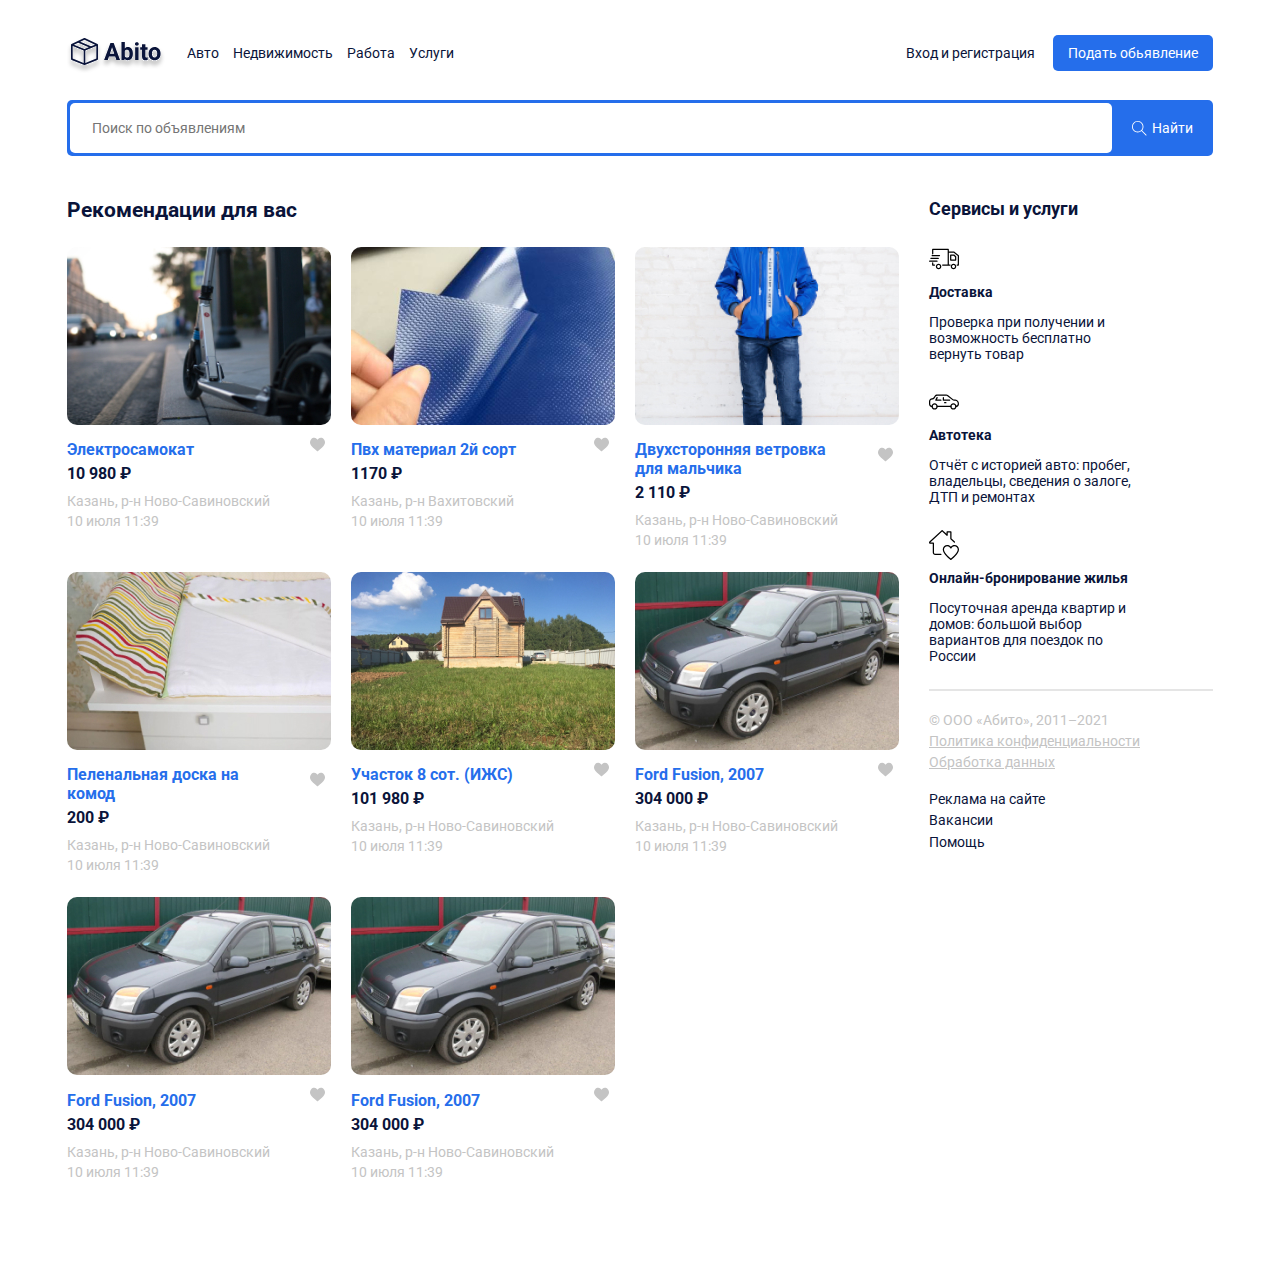
<file: index.html>
<!DOCTYPE html>
<html lang="ru">
<head>
    <meta charset="UTF-8">
    <meta http-equiv="X-UA-Compatible" content="IE=edge">
    <meta name="viewport" content="width=device-width, initial-scale=1.0">
    <title>Abito - доска обьявлений</title>
    <!-- подключение шрифтов ROBOTO от Google fonts -->
    <link rel="preconnect" href="https://fonts.googleapis.com">
    <link rel="preconnect" href="https://fonts.gstatic.com" crossorigin>
    <link href="https://fonts.googleapis.com/css2?family=Roboto:wght@400;700&display=swap" rel="stylesheet"> 
    <!-- Подключение normalize.css - для нормализации сайта в разных браузерах -->
    <link rel="stylesheet" href="css/normalize.css">
    <!-- наши стили -->
    <link rel="stylesheet" href="css/style.css">
</head>
<body>
    <!-- шапка сайта -->
    <header class="header container">
        <div class="navbar">
            <a href="/index.html" class="logo">
                <img src="img/logo.svg" alt="logo: Abito" class="logo-image">            
            </a>
           
            <div class="navbar-panel">
                
                <button class="close-menu">
                    <svg width="22" height="22" viewBox="0 0 22 22" fill="none" xmlns="http://www.w3.org/2000/svg">
                    <path d="M1 0.5L21.5 21M1 21L21.5 0.5" stroke="black"/>
                    </svg>
                </button>

                 <!-- новигация -->
                <nav class="navbar-menu">
                    <!-- меню -->
                    <ul class="menu">
                        <!-- пункт меню -->
                        <li class="menu-item">
                            <!-- ссылка -->
                            <a href="#" class="menu-link">Авто</a>
                        </li>     
                        <li class="menu-item">
                            <a href="#" class="menu-link">Недвижимость</a>
                        </li>     
                        <li class="menu-item">
                            <a href="#" class="menu-link">Работа</a>
                        </li>     
                        <li class="menu-item">
                            <a href="#" class="menu-link">Услуги</a>
                        </li>     
                    </ul>
                </nav>

                <div class="button-group">
                    <a href="#" class="button button-link">Вход и регистрация</a>
                    <a href="#" class="button button-primary">Подать обьявление</a>
                </div>
                 <!-- /.button-group -->
            </div>
           
            <!-- гамбургер -->
            <button class="menu-button">
                <svg width="30" height="30" viewBox="0 0 30 30" fill="none" xmlns="http://www.w3.org/2000/svg">
                    <path d="M0.937476 9.37501H29.0624C29.58 9.37501 29.9999 8.95498 29.9999 8.43754C29.9999 7.92002 29.5799 7.50006 29.0624 7.50006H0.937476C0.419955 7.50006 0 7.92009 0 8.43754C0 8.95498 0.420033 9.37501 0.937476 9.37501Z" fill="black"/>
                    <path d="M29.0624 14.0626H0.937476C0.419955 14.0626 0 14.4826 0 15C0 15.5175 0.420033 15.9375 0.937476 15.9375H29.0624C29.58 15.9375 29.9999 15.5175 29.9999 15C29.9999 14.4826 29.58 14.0626 29.0624 14.0626Z" fill="black"/>
                    <path d="M29.0625 20.625H10.3125C9.79495 20.625 9.375 21.0451 9.375 21.5625C9.375 22.08 9.79503 22.5 10.3125 22.5H29.0625C29.58 22.5 29.9999 22.0799 29.9999 21.5625C30 21.045 29.58 20.625 29.0625 20.625Z" fill="black"/>
                </svg>

            </button>
        </div>
        <!-- /.navbar -->
        <div class="search-panel">
            <input type="search" class="search-input" placeholder="Поиск по объявлениям" name="" id="">
            <button class="search-button">
                <!-- иконка поиска -->
                <svg class="search-icon" width="15" height="15" viewBox="0 0 15 15" fill="none" xmlns="http://www.w3.org/2000/svg">
                    <path 
                        d="M14.6506 14.0012L10.0862 9.43675C10.9465 8.43352 11.4706 7.13293 11.4706 5.71058C11.4706 2.54822 8.89765 -0.0247192 5.7353 -0.0247192C4.20353 -0.0247192 2.76265 0.571751 1.67824 1.6544C0.595589 2.73793 -0.000881376 4.17881 9.77541e-07 5.71058C9.77541e-07 8.87293 2.57294 11.4459 5.7353 11.4459C7.15765 11.4459 8.45912 10.9218 9.46235 10.0615L14.0268 14.6259L14.6506 14.0012ZM5.7353 10.5635C3.06 10.5635 0.882354 8.38675 0.882354 5.71058C0.881472 4.41352 1.38618 3.19499 2.30294 2.2791C3.21882 1.36234 4.43824 0.857634 5.7353 0.857634C8.41059 0.857634 10.5882 3.0344 10.5882 5.71058C10.5882 8.38587 8.41059 10.5635 5.7353 10.5635Z" fill="white"
                    />
                </svg>
                <!-- текст Найти -->
                <spun class="search-button-text">Найти</spun>
            </button>
        </div>
        <!-- /.search-panel -->
    </header>

    <div class="page-content container">
        <!-- блок с обьявлениями -->
        <main class="main">
            <h2 class="page-title">Рекомендации для вас</h2>
            <div class="cards">
                <!-- использование ссылки внутри заголовка, вставка вместо картинки svg кода -->
                <div class="card">
                    <a href="single.html" class="card-link">
                         <img src="img/card-image1.jpg" alt="card-image1" class="card-image">
                    </a>                   
                    <div class="card-header">

                         <h3 class="card-title">
                             <a href="#" class="card-link">
                           Электросамокат</a>
                         </h3>
                       
                        <button class="like">
                            <!-- <img src="img/like.svg" alt="like"/> -->
                            <svg class="icon-like" width="15" height="15" viewBox="0 0 15 15" fill="none" xmlns="http://www.w3.org/2000/svg">
                                <path d="M13.81 2.12631C13.0336 1.28414 11.9681 0.820312 10.8097 0.820312C9.94389 0.820312 9.15092 1.09406 8.45284 1.63387C8.10059 1.90636 7.78141 2.23972 7.5 2.62882C7.2187 2.23984 6.89941 1.90636 6.54705 1.63387C5.84908 1.09406 5.05611 0.820312 4.19025 0.820312C3.03188 0.820312 1.96632 1.28414 1.18984 2.12631C0.42263 2.95864 0 4.09573 0 5.32825C0 6.59683 0.472755 7.75806 1.48773 8.98281C2.39571 10.0784 3.70068 11.1905 5.21187 12.4783C5.72788 12.9181 6.31279 13.4166 6.92013 13.9476C7.08057 14.0881 7.28645 14.1655 7.5 14.1655C7.71343 14.1655 7.91943 14.0881 8.07964 13.9478C8.68698 13.4167 9.27223 12.918 9.78848 12.478C11.2994 11.1904 12.6044 10.0784 13.5124 8.9827C14.5274 7.75806 15 6.59683 15 5.32814C15 4.09573 14.5774 2.95864 13.81 2.12631Z" />
                                </svg>
                        </button>
                    </div>
                    <!-- /.card-header -->
                    <strong class="card-price">
                        10 980 ₽
                    </strong>
                    <p class="card-text">Казань, р-н Ново-Савиновский</p>
                    <p class="card-text">10 июля 11:39</p>
                </div>
                <!-- /.card -->

                <div class="card">
                    <a href="single.html" class="card-link">
                        <img src="img/card-image2.jpg" alt="card-image2" class="card-image">
                    </a>                    
                    <div class="card-header">
                        <a href="#" class="card-link">
                            <h3 class="card-title">Пвх материал 2й сорт</h3>
                        </a>
                        <button class="like">
                            <img src="img/like.svg" alt="like"/>
                        </button>
                    </div>
                    <!-- /.card-header -->
                    <strong class="card-price">
                        1170 ₽
                    </strong>
                    <p class="card-text">Казань, р-н Вахитовский</p>
                    <p class="card-text">10 июля 11:39</p>
                </div>
                <!-- /.card -->
                <div class="card">
                    <a href="single.html" class="card-link">
                        <img src="img/card-image3.jpg" alt="card-image3" class="card-image">
                    </a>                 
                    <div class="card-header">
                        <a href="#" class="card-link">
                            <h3 class="card-title">Двухсторонняя ветровка для мальчика</h3>
                        </a>                     
                        <button class="like">
                            <img src="img/like.svg" alt="like"/>
                        </button>
                    </div>
                    <!-- /.card-header -->
                    <strong class="card-price">
                        2 110 ₽
                    </strong>
                    <p class="card-text">Казань, р-н Ново-Савиновский</p>
                    <p class="card-text">10 июля 11:39</p>
                </div>
                <!-- /.card -->
                <div class="card">
                    <a href="#" class="card-link">
                        <img src="img/card-image4.jpg" alt="card-image4" class="card-image">
                    </a>                   
                    <div class="card-header">
                        <a href="#" class="card-link">
                            <h3 class="card-title">Пеленальная доска на комод</h3>
                        </a>                       
                        <button class="like">
                            <img src="img/like.svg" alt="like"/>
                        </button>
                    </div>
                    <!-- /.card-header -->
                    <strong class="card-price">
                        200 ₽
                    </strong>
                    <p class="card-text">Казань, р-н Ново-Савиновский</p>
                    <p class="card-text">10 июля 11:39</p>
                </div>
                <!-- /.card -->
                <div class="card">
                    <a href="#" class="card-link">
                        <img src="img/card-image5.jpg" alt="card-image5" class="card-image"> 
                    </a>                   
                    <div class="card-header">
                        <a href="#" class="card-link">
                            <h3 class="card-title">Участок 8 сот. (ИЖС)</h3>  
                        </a>                      
                        <button class="like">
                            <img src="img/like.svg" alt="like"/>
                        </button>
                    </div>
                    <!-- /.card-header -->
                    <strong class="card-price">
                        101 980 ₽
                    </strong>
                    <p class="card-text">Казань, р-н Ново-Савиновский</p>
                    <p class="card-text">10 июля 11:39</p>
                </div>
                <!-- /.card -->
                <div class="card">
                    <a href="#" class="card-link">
                        <img src="img/card-image6.jpg" alt="card-image6" class="card-image">
                    </a>                   
                    <div class="card-header">
                        <a href="#" class="card-link">
                            <h3 class="card-title">Ford Fusion, 2007</h3>
                        </a>                       
                        <button class="like">
                            <img src="img/like.svg" alt="like"/>
                        </button>
                    </div>
                    <!-- /.card-header -->
                    <strong class="card-price">
                        304 000 ₽
                    </strong>
                    <p class="card-text">Казань, р-н Ново-Савиновский</p>
                    <p class="card-text">10 июля 11:39</p>
                </div>
                <!-- /.card -->
                <div class="card">
                    <a href="#" class="card-link">
                        <img src="img/card-image6.jpg" alt="card-image6" class="card-image">
                    </a>                   
                    <div class="card-header">
                        <a href="#" class="card-link">
                            <h3 class="card-title">Ford Fusion, 2007</h3>
                        </a>                       
                        <button class="like">
                            <img src="img/like.svg" alt="like"/>
                        </button>
                    </div>
                    <!-- /.card-header -->
                    <strong class="card-price">
                        304 000 ₽
                    </strong>
                    <p class="card-text">Казань, р-н Ново-Савиновский</p>
                    <p class="card-text">10 июля 11:39</p>
                </div>
                <!-- /.card -->
                <div class="card">
                    <a href="#" class="card-link">
                        <img src="img/card-image6.jpg" alt="card-image6" class="card-image">
                    </a>                   
                    <div class="card-header">
                        <a href="#" class="card-link">
                            <h3 class="card-title">Ford Fusion, 2007</h3>
                        </a>                       
                        <button class="like">
                            <img src="img/like.svg" alt="like"/>
                        </button>
                    </div>
                    <!-- /.card-header -->
                    <strong class="card-price">
                        304 000 ₽
                    </strong>
                    <p class="card-text">Казань, р-н Ново-Савиновский</p>
                    <p class="card-text">10 июля 11:39</p>
                </div>
                <!-- /.card -->
            </div>
            <!-- /.cards -->
        </main>
        <!-- блок с новигацией -->
        <aside class="sidebar">
            <h4 class="page-title">Сервисы и услуги</h4>
            <div class="service">
                <img src="img/shipping.svg" alt="icon: shipping" class="service-image">
                <h5 class="service-title">Доставка</h5>
                <p class="service-text">Проверка при получении и возможность бесплатно вернуть товар</p>
            </div>
            <!-- /.service -->
            <div class="service">
                <img src="img/car.svg" alt="icon: car" class="service-image">
                <h5 class="service-title">Автотека</h5>
                <p class="service-text">Отчёт с историей авто: пробег, владельцы, сведения о залоге, ДТП и ремонтах</p>
            </div>
            <!-- /.service -->
            <div class="service">
                <img src="img/house.svg" alt="icon: house" class="service-image">
                <h5 class="service-title">Онлайн-бронирование жилья</h5>
                <p class="service-text">Посуточная аренда квартир и домов: большой выбор вариантов для поездок по России</p>
            </div>
            <!-- /.service -->
            <hr color="#E5E5E5"/>
            <footer class="footer">
                <p class="footer-text">© ООО «Абито», 2011–2021</p>
                <ul class="footer-menu">
                    <li class="footer-menu-item">
                        <a href="#" class="footer-text">Политика конфиденциальности</a>
                    </li>
                    <li class="footer-menu-item">
                        <a href="#" class="footer-text">Обработка данных</a>
                    </li>
                </ul>
                <ul class="footer-menu">
                    <li class="footer-menu-item">
                        <a href="#" class="footer-link">Реклама на сайте</a>
                    </li>
                    <li class="footer-menu-item">
                        <a href="#" class="footer-link">Вакансии</a>
                    </li>
                    <li class="footer-menu-item">
                        <a href="#" class="footer-link">Помощь</a>
                    </li>
                </ul>
            </footer>
        </aside>
    </div>
    <!-- /.page-content -->
    <script src="https://unpkg.com/swiper/swiper-bundle.min.js"></script>
    <script src="js/main.js"></script>
</body>
</html>
</file>
<file: css/style.css>
body{
    font-family: 'Roboto',
    sans-serif;
    font-size: 14px; /* размер шрифта */
    color: #0A143A; /* цвет текста */
}
.container{
    max-width: 1146px;
    /* максимальная ширина элемента */
    margin: auto;
    /* автоматическое выравнивание по середине */
}
.header{
    padding-top: 30px;
    padding-bottom: 30px;
    margin-bottom: 12px;
}
.navbar{
    display: flex; /* делаем гибкий  блок */
    align-items: center; /* выравниваем элементы по вертикали по центру */
    justify-content: space-between; /* разбросать элементы по краям */
    margin-bottom: 24px;
}
.navbar-panel{
    flex-grow: 1; /* растянуть по ширине */
    display: flex; /* сделать гибким - расположить в строку */
    align-items: center; /* выровнять элементы по середине */
}
.logo-image{
    padding-top: 8px;
}
/* меню в шапке сайта - коментарии горячая клавиша Ctrl+/ */
.navbar-menu{
    margin-right: auto; /* автоматический отступ справа */
}
.menu{
    list-style: none; /* отключение точек в списке */
    margin: 0; /* обнуляем отступы */
    padding-left: 22px; /* внутренний отступ слева */
    padding-right: 22px; /* внутренний отступ справа */
    display: flex;
}
/* для всех пунктов меню кроме последнего */
.menu-item:not(:last-child){
    margin-right: 14px; /* отступ справа */
}
.menu-link{
    text-decoration: none; /* отключение подчеркивания */
    color: inherit; /* взять цвет текста как у родителя */ 
}
.button{
    text-decoration: none;
    display: inline-block;
    padding: 10px 15px; /* сверху и снизу - 10px / по краям 15 px*/
    cursor: pointer;
}
.button-link{
    color: inherit;
}
.button-primary{
    background: #256EEB; /* фон */
    border-radius: 5px; /* скругление углов */
    color: #fff;  
}
.search-panel{
    height: 50px;
    background: #256EEB;
    border-radius: 5px;
    display: flex;
    padding: 3px;
}
.search-input{
    flex-grow: 1; /* растягивается на все свободное место*/
    background: #FFFFFF;
    border-radius: 5px;
    border: none; /* отключаем обводку */
    padding-left: 22px;
    padding-right: 22px;
}
.search-button{
    background:#256EEB;
    border: none; /* отключаем обводку */
    color: #fff;
    padding-left: 20px;
    padding-right: 17px;
    display: flex;
    align-items: center;
}
.search-button-text{
    margin-left: 5px;
}
.page-content{
    display: grid;
    grid-template-columns: 9fr 3fr;
    /* размеры блоков в grid - 9 колонок и 3 колонки */
    grid-column-gap: 10px; /* расстояние между блоками */
}
.card-image{
    border-radius: 10px;
    width: 264px;
    height: 178px;
    object-fit: cover; /* обрезает фото если не входит в размеры */
}
.cards{
    display: flex;
    flex-wrap: wrap;
}
.card{
    margin-bottom: 20px;
    margin-right: 20px;
}

/* отступ справа для всех карточек кроме каждой третьей*/
/* .card:not(:nth-child(3n)){
    margin-right: 20px; 
    
} */

.icon-like{
    fill: #C4C4C4;
}
.icon-like:hover{
    fill: #256EEB;
}
.card-title{
    font-size: 16px;
    line-height: 19px;
    /* identical to box height */
    color: #256EEB;
    margin-top: 12px;
    margin-bottom: 5px;

    /* обрезаный текст с многоточием */
    /* white-space: nowrap; // запрет переноса текста 
    text-overflow: ellipsis; // многоточие 
    overflow-x: hidden; // обрезание текста что не помещается 
    width: 220px; */
}
/* прикрепление элемента к нижнему краю */
.alert{
    position: fixed;
    width: 100%;
    bottom: 0;
    left: 0;
    height: 40px;
    background-color: #256EEB;
    color:#fff;
    text-align: center;
    display: flex;
    align-items:center;
    justify-content: center;
}
 /* определение элемента в блок для назначения отступов */
/* .example{
    display: inline-block;
    margin-bottom: 100px;
} */
.card-header{
    display: flex;
    justify-content: space-between;
    align-items: center;
    max-width: 264px; /* максимальная ширина блока карточки */
}
.like{
    border:none;
    background-color:#fff;
    cursor: pointer;
    margin-left: 15px;
}
.card-link{
    text-decoration: none;
    color: #256EEB;
}
.card-price{
    font-size: 16px;
    line-height: 19px;
    margin-bottom: 10px;
    display: block; /* блочный элемент - для срабатывания отступа */
}
.card-text{
    font-size: 14px;
    line-height: 16px;
    color: #C4C4C4;
    margin-bottom: 4px;
    margin-top: 0;
}
.sidebar .page-title{
    font-size: 18px;
    line-height: 21px;
}
.service{
    margin-bottom: 25px;
}
.service-title{
    font-weight: bold;
    font-size: 14px;
    line-height: 16px; /* высота строки */
    margin-top: 7px;
    margin-bottom: 5px;
}
.service-text{
    font-size: 14px;
    line-height: 16px;
    max-width: 217px;
}
.footer-text{
    display: inline-block; /* для срабатывания отступа */
    font-size: 14px;
    line-height: 16px;
    color: #C4C4C4;
    margin-bottom: 5px;
}
.footer-menu{
    margin: 0;
    padding: 0;
    list-style: none;
    margin-bottom: 16px;
}
.footer-link{
    color: inherit; /* цвет как у родителя */
    text-decoration: none; /* убираем подчеркивание ссылок */
    display: inline-block;
    margin-bottom: 5px;
}


.page-content{
    margin-bottom: 60px;
}
.main-single{
    display: flex;
    align-items: flex-start;
}
/* настройки слайдера */
.content{
    max-width: 460px;
    margin-right: 30px;
}
.swiper-container {
    width: 100%;
    height: 300px;
    margin-left: auto;
    margin-right: auto;
}

.swiper-slide {
    background-size: cover;
    background-position: center;
}

.mySwiper2 {
    /* height: 80%; */
    width: 100%;
    border-radius: 10px;
}

.mySwiper {
    height: 20%;
    box-sizing: border-box;
    padding: 10px 0;
}

.mySwiper .swiper-slide {
    width: 25%;
    height: 100%;
    opacity: 0.4;
    border-radius: 10px;
}

.mySwiper .swiper-slide-thumb-active {
    opacity: 1;
}

.swiper-slide img {
    display: block;
    width: 100%;
    height: 100%;
    object-fit: cover;
    border-radius: 3px;
}


.content-text{
    font-size: 14px;
    line-height: 140%;
}
.single-prise{
    font-size: 24px;
    line-height: 28px;
     margin-top: 0;
     margin-bottom: 25px;
     display: block;
}
.page-title{
    margin-top: 0;
    margin-bottom: 25px;
}
.author{
    min-width: 264px;
}
.author-wrapper{
    display: flex;
    align-items:center;
    justify-content: space-between;
    /* min-width: 264px; */
    margin-top: 25px;
    margin-bottom: 30px;
}
.author-avatar{
    width: 50px;
    height: 50px;
    object-fit: cover; /* чтобы не растягивалась */ 
    border-radius: 50%;
}
.author-name{
    font-weight: bold;
    font-size: 14px;
    line-height: 16px;
    display: block;
    margin-bottom: 4px;
}
.rating{
    margin-bottom: 5px;
}
.rating-counter{
    color: #0A143A;
    opacity: 0.5;
    margin-left: 10px;
}
.author-status{
    font-size: 12px;
    line-height: 14px;
    /* identical to box height */
    color: #0A143A;
}
.button-block{
    display: block;
    width: 100%;
    height: 54px;
    margin-bottom: 14px;
    border:none;
}
.button-success{
    background-color: #14B4BE;
    border-radius: 5px;
    color:#fff;
}

/* гамбургер */
.menu-button{
    background-color: #fff;
    border: none;
    cursor: pointer;
    display: none; /* отключение кнопки */
}

.close-menu{
    display: none;
}

/* медиазапросы */
@media(max-width: 1200px){
    .container{
        max-width: 960px;
    }
    .card{
        width: 45%; 
    }
    .card-image{
        width: 100%;
        height: 200px;
    }
    .card-header{
       max-width: 120%;
    }
}
@media(max-width: 992px) {
    .container {
        max-width: 740px;
    }
    .card-image {
        height: 150px;
    }
}
@media(max-width: 768px) {
    .container {
        max-width: 560px;
    }
    .card{
        width: 100%;
    }
    .page-content{
        grid-template-columns: 8fr 4fr;
    }
    .menu-button {
        display: block; /* включение кнопки */
    }
    .close-menu{
        display: block;
        position: absolute;
        right: 30px;
        top: 30px;
        cursor: pointer;
        background-color: #fff;
        border: none;
    }
    .navbar-panel{
        /* display: none; */
        position: fixed;
        right: 0;
        top: 0;
        width: 100%;
        height: 100%;
        background-color: #fff;
        z-index: 9;
        flex-direction: column; /* выстроить дочерние элементы в столбец */
        align-items: center;
        justify-content: center;
        transition: transform 0.2s, opacity 0.2s; /* добавление плавности элементу */
        transform: translateX(100%); /* уберем меню в сторону, его не будет видно */
        opacity: 0;
    }
    .is-open{
         transform: translateX(0%);
         /* показываем меню */
         opacity: 1;
    }
    .navbar-menu{
        margin-left: auto;
        margin-bottom: 20px;
    }
    .menu{
        flex-direction: column;
        align-items:center;
        justify-content: center;
    }
    .menu-item:not(:last-child){
        margin-right: 0;
        margin-bottom: 10px;
    }
    .button-group{
        display: flex;
        flex-direction: column;
    }
}
@media(max-width: 576px) {
    .container {
        max-width: 90%;
    }
    .page-content {
        grid-template-columns: 12fr;
    }
    .card-image {
        height: 250px;
    }
    .card{
        margin-right: 0;
    }
    .search-button-text{
        display: none;
    }
}
</file>
